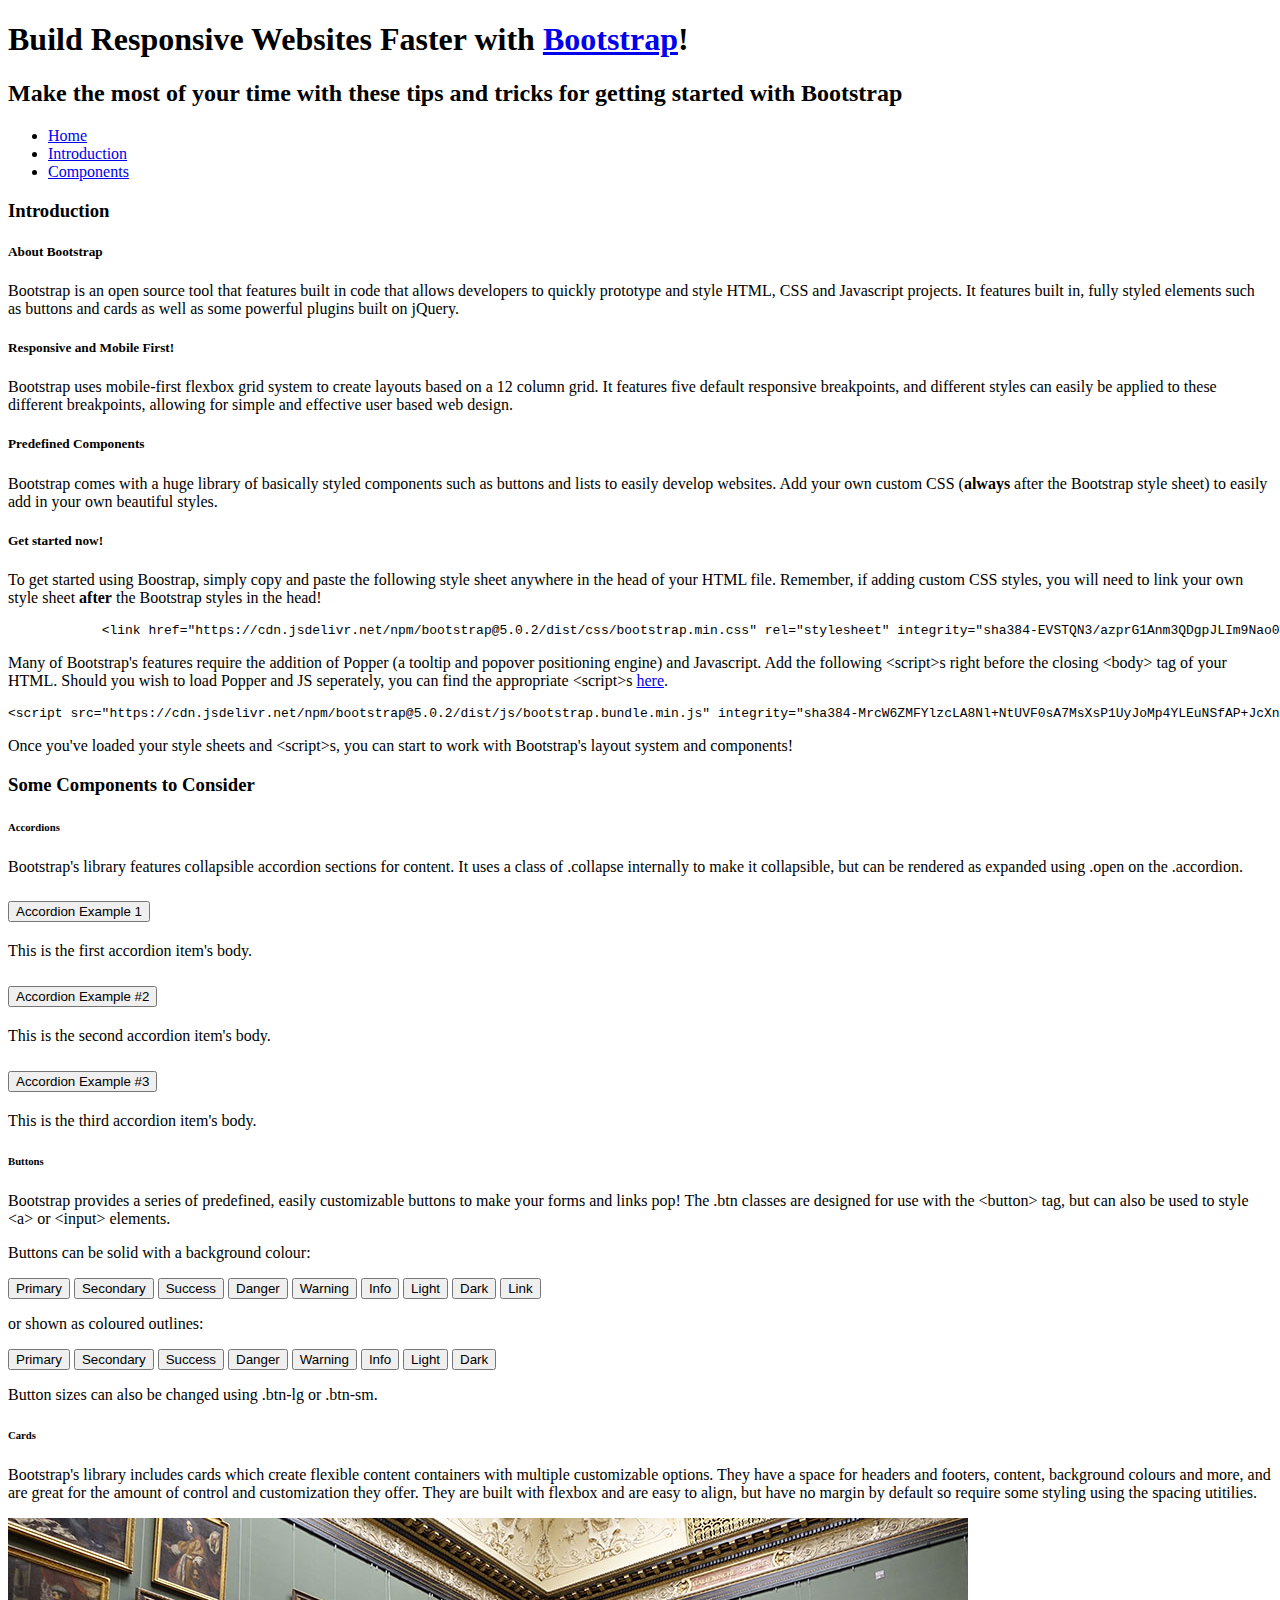
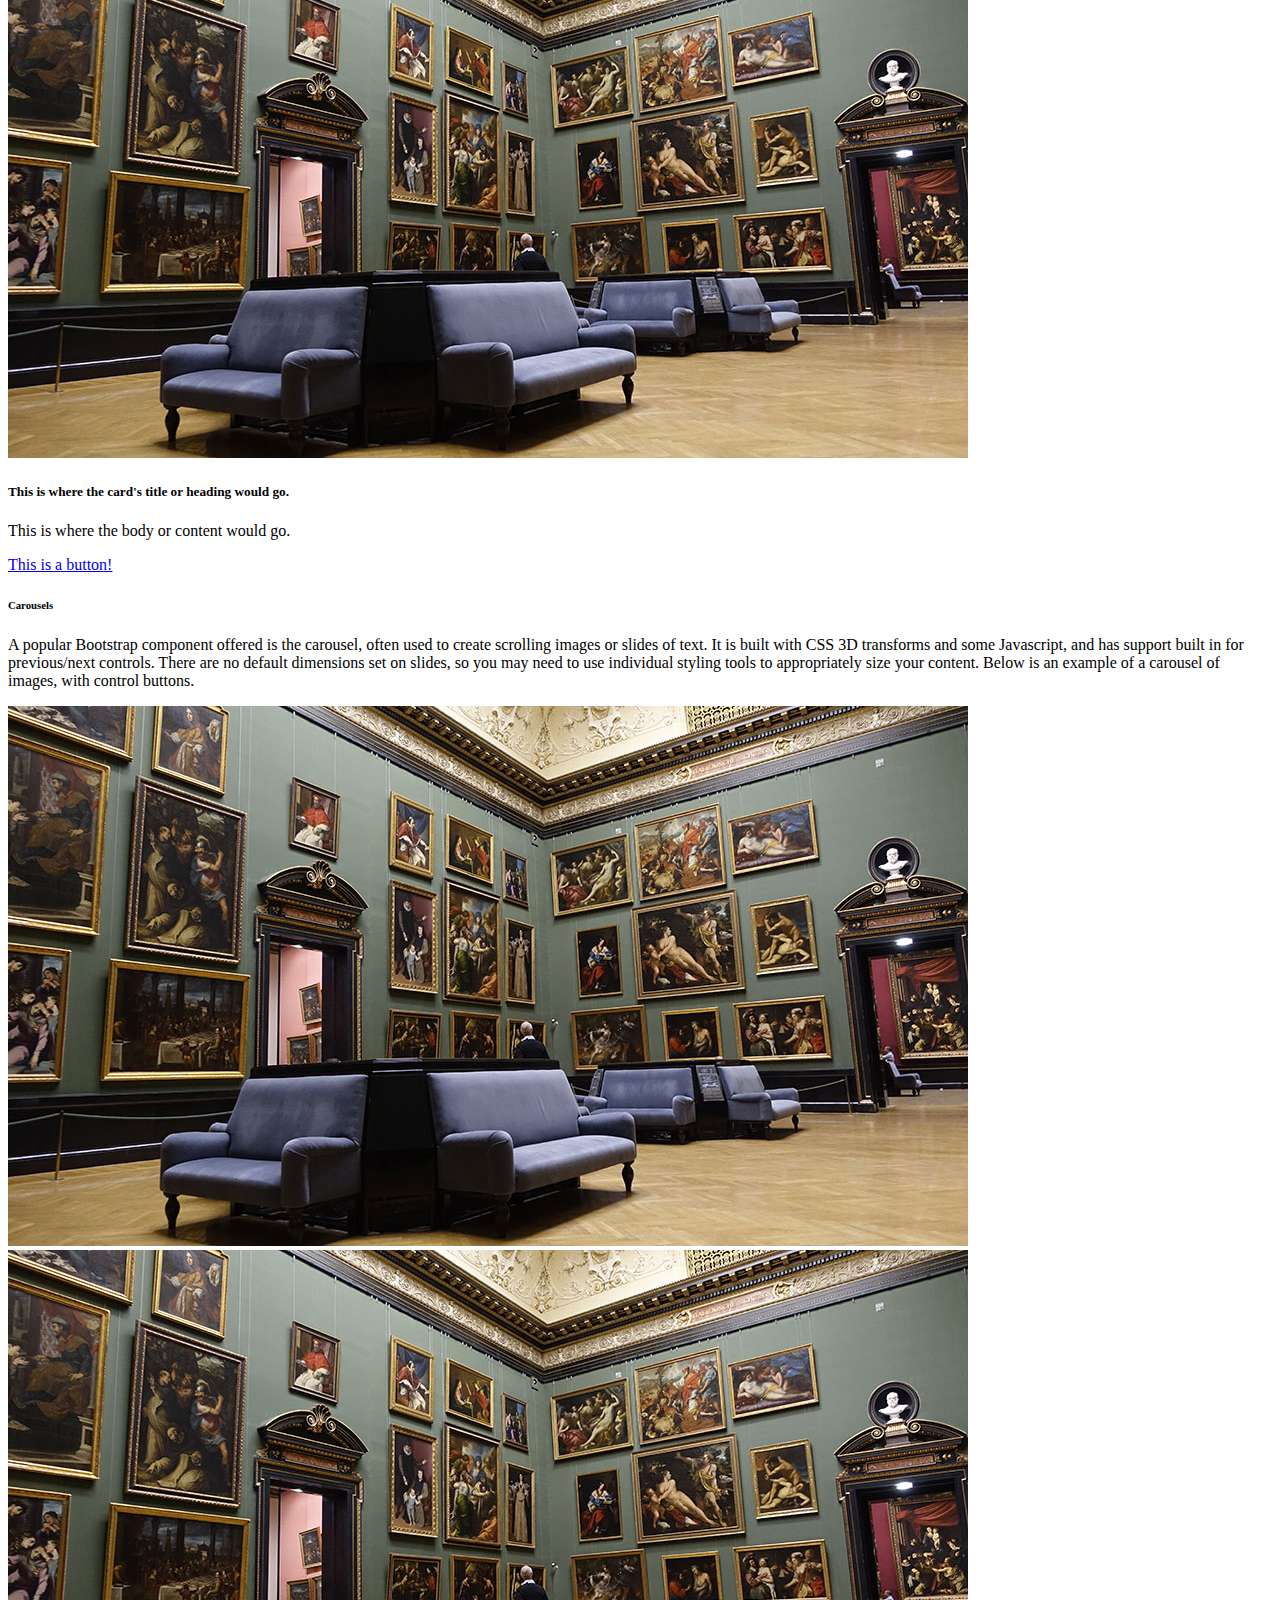
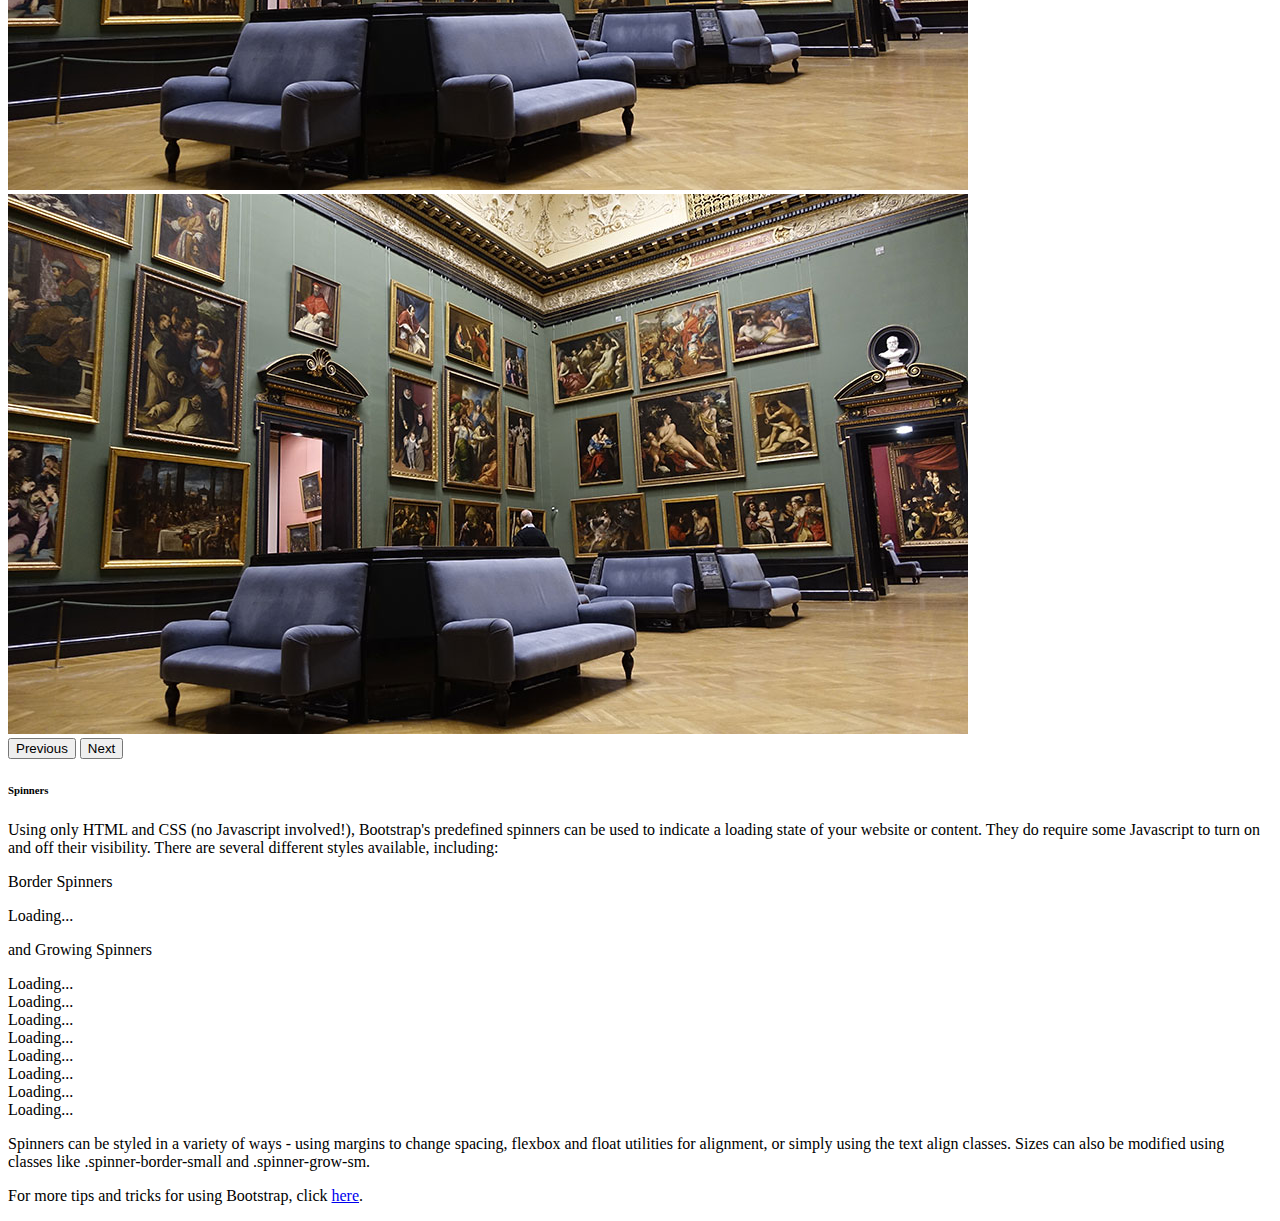
<file: bootstrap-this/index.html>
<!DOCTYPE html>
<html lang="en">
<head>
    <meta charset="UTF-8">
    <meta http-equiv="X-UA-Compatible" content="IE=edge">
    <meta name="viewport" content="width=device-width, initial-scale=1.0">
    <link href="https://cdn.jsdelivr.net/npm/bootstrap@5.0.2/dist/css/bootstrap.min.css" rel="stylesheet" integrity="sha384-EVSTQN3/azprG1Anm3QDgpJLIm9Nao0Yz1ztcQTwFspd3yD65VohhpuuCOmLASjC" crossorigin="anonymous">
    <title>Bootstrap This!</title>
</head>
<body>
  <!--Using .container-fluid to create a header that spans the entire width of the page, and added some basic styles to the site headings-->
  <header class="container-fluid bg-info text-center p-4">
    <h1 class="display-1">Build Responsive Websites Faster with <a href="https://getbootstrap.com/" class="text-decoration-none text-muted">Bootstrap</a>!</h1>
    <h2 class="display-5">Make the most of your time with these tips and tricks for getting started with Bootstrap</h2>
    
  </header>
  <main>
    <div class="container-fluid p-0">
      <nav class="navbar bg-secondary navbar-dark navbar-expand-sm justify-content-center">
        <ul class="navbar-nav nav-pills nav-fill">
          <li class="nav-item"><a  class="nav-link active" href="#">Home</a></li>
          <li class="nav-item"><a class="nav-link" href="#">Introduction</a></li>
          <li class="nav-item"><a class="nav-link" href="#">Components</a></li>
        </ul>
      </nav>
    </div>
    <!--Using .container to create responsive content-->
    <div class="container bg-light mt-5">
      <div class="row p-4">
        <h3 class="border-bottom border-info">Introduction</h3>
        <div class="bg-secondary pt-3"> 
          <h5 class="text-info">About Bootstrap</h5>
          <p>Bootstrap is an open source tool that features built in code that allows developers to quickly prototype and style HTML, CSS and Javascript projects. It features built in, fully styled elements such as buttons and cards as well as some powerful plugins built on jQuery.</p>
      </div>
      </div>
      <div class="row p-4">
        <h5>Responsive and Mobile First!</h5>
          <p>Bootstrap uses mobile-first flexbox grid system to create layouts based on a 12 column grid. It features five default responsive breakpoints, and different styles can easily be applied to these different breakpoints, allowing for simple and effective user based web design.</p>
      </div>
      <div class="row p-4">
        <div class="bg-secondary pt-3">
          <h5 class="text-info">Predefined Components</h5>
          <p>Bootstrap comes with a huge library of basically styled components such as buttons and lists to easily develop websites. Add your own custom CSS (<strong>always</strong> after the Bootstrap style sheet) to easily add in your own beautiful styles.</p>
        </div>
      </div>
      <div  class="row p-4">
        <h5>Get started now!</h5>
        <p>To get started using Boostrap, simply copy and paste the following style sheet anywhere in the head of your HTML file. Remember, if adding custom CSS styles, you will need to link your own style sheet <strong>after</strong> the Bootstrap styles in the head!</p>
        <div class="text-primary bg-white p-3 pb-0 text-center">
          <pre>
            <code class="text-wrap">&lt;link href="https://cdn.jsdelivr.net/npm/bootstrap@5.0.2/dist/css/bootstrap.min.css" rel="stylesheet" integrity="sha384-EVSTQN3/azprG1Anm3QDgpJLIm9Nao0Yz1ztcQTwFspd3yD65VohhpuuCOmLASjC" crossorigin="anonymous"&gt;</code></pre>
          </div>
        <p class="pt-3">Many of Bootstrap's features require the addition of <span class="text-primary">Popper</span> (a tooltip and popover positioning engine) and Javascript. Add the following <span class="text-info">&lt;script&gt;s</span> right before the closing <span class="text-info">&lt;body&gt;</span> tag of your HTML. Should you wish to load Popper and JS seperately, you can find the appropriate <span class="text-info">&lt;script&gt;s</span> <a href="https://getbootstrap.com/docs/5.0/getting-started/introduction" class="text-decoration-none text-muted">here</a>.</p>
        <div class="text-primary bg-white p-3 pb-0 text-center">
          <pre><code class="text-wrap">&lt;script src="https://cdn.jsdelivr.net/npm/bootstrap@5.0.2/dist/js/bootstrap.bundle.min.js" integrity="sha384-MrcW6ZMFYlzcLA8Nl+NtUVF0sA7MsXsP1UyJoMp4YLEuNSfAP+JcXn/tWtIaxVXM" crossorigin="anonymous"&gt;</code></pre>
        </div>
        <p class="pt-3">Once you've loaded your style sheets and <span class="text-info">&lt;script&gt;s</span>, you can start to work with Bootstrap's layout system and components!</p>
      </div>
    </div>
        <!--Using a container with rows and equal columns to create a grid layout exploring six different components -->
        <div class="container px-5">
          <div>
            <h3 class="border-bottom border-info pt-4">Some Components to Consider</h3>
          </div>
          <div class="row row-cols-1 row-cols-sm-1 row-cols-md-3"><!--Row 1-->
            <div class="col bg-light border border-secondary g-2 text-center p-2"> <!-- Accordions-->
              <h6>Accordions</h6>
                <p>Bootstrap's library features collapsible accordion sections for content. It uses a class of <span class="text-info">.collapse</span> internally to make it collapsible, but can be rendered as expanded using <span class="text-info">.open</span> on the <span class="text-info"> .accordion</span>.</p>
                <div class="accordion" id="accordionExample">
                  <div class="accordion-item">
                    <h2 class="accordion-header" id="headingOne">
                      <button class="accordion-button" type="button" data-bs-toggle="collapse" data-bs-target="#collapseOne" aria-expanded="true" aria-controls="collapseOne">
                      Accordion Example 1
                      </button>
                    </h2>
                    <div id="collapseOne" class="accordion-collapse collapse show" aria-labelledby="headingOne"     data-bs-parent="#accordionExample">
                      <div class="accordion-body">
                        This is the first accordion item's body.
                      </div>
                    </div>
                  </div>
                  <div class="accordion-item">
                    <h2 class="accordion-header" id="headingTwo">
                      <button class="accordion-button collapsed" type="button" data-bs-toggle="collapse" data-bs-target="#collapseTwo" aria-expanded="false" aria-controls="collapseTwo">
                      Accordion Example #2
                      </button>
                    </h2>
                    <div id="collapseTwo" class="accordion-collapse collapse" aria-labelledby="headingTwo" data-bs-parent="#accordionExample">
                      <div class="accordion-body">
                      This is the second accordion item's body.
                      </div>
                    </div>
                  </div>
                  <div class="accordion-item">
                    <h2 class="accordion-header" id="headingThree">
                      <button class="accordion-button collapsed" type="button" data-bs-toggle="collapse" data-bs-target="#collapseThree" aria-expanded="false" aria-controls="collapseThree">
                      Accordion Example #3
                      </button>
                    </h2>
                    <div id="collapseThree" class="accordion-collapse collapse" aria-labelledby="headingThree" data-bs-parent="#accordionExample">
                      <div class="accordion-body">
                      This is the third accordion item's body.
                      </div>
                    </div>
                  </div>
                </div>
            </div>
            <div class="col bg-light border border-secondary g-2 text-center p-2"><!--Button section-->
              <h6>Buttons</h6>
              <p>Bootstrap provides a series of predefined, easily customizable buttons to make your forms and links pop! The <span class="text-info">.btn</span> classes are designed for use with the <span class="text-info">&lt;button&gt;</span> tag, but can also be used to style <span class="text-info">&lt;a&gt;</span> or <span class="text-info">&lt;input&gt;</span> elements.</p>
              <p>Buttons can be solid with a background colour:</p>
              <button type="button" class="btn btn-primary">Primary</button>
              <button type="button" class="btn btn-secondary">Secondary</button>
              <button type="button" class="btn btn-success">Success</button>
              <button type="button" class="btn btn-danger">Danger</button>
              <button type="button" class="btn btn-warning">Warning</button>
              <button type="button" class="btn btn-info">Info</button>
              <button type="button" class="btn btn-light">Light</button>
              <button type="button" class="btn btn-dark">Dark</button>
              <button type="button" class="btn btn-link">Link</button>
              <p>or shown as coloured outlines:</p>
              <button type="button" class="btn btn-outline-primary">Primary</button>
              <button type="button" class="btn btn-outline-secondary">Secondary</button>
              <button type="button" class="btn btn-outline-success">Success</button>
              <button type="button" class="btn btn-outline-danger">Danger</button>
              <button type="button" class="btn btn-outline-warning">Warning</button>
              <button type="button" class="btn btn-outline-info">Info</button>
              <button type="button" class="btn btn-outline-light">Light</button>
              <button type="button" class="btn btn-outline-dark">Dark</button>
              <p>Button sizes can also be changed using <span class="text-info">.btn-lg</span> or <span class="text-info">.btn-sm</span>.</p>
            </div>
            <div class="col bg-light border border-secondary g-2 p-2 text-center"><!-- Cards-->
              <h6>Cards</h6>
              <p>Bootstrap's library includes cards which create flexible content containers with multiple customizable options. They have a space for headers and footers, content, background colours and more, and are great for the amount of control and customization they offer. They are built with flexbox and are easy to align, but have no margin by default so require some styling using the spacing utitilies.</p>
              <div class="card" style="width: 100%;">
                <img src="../bootstrap-this/images/museum-960.jpg" class="card-img-top" alt="a museum">
                <div class="card-body">
                  <h5 class="card-title">This is where the card's title or heading would go.</h5>
                  <p class="card-text">This is where the body or content would go.</p>
                  <a href="#" class="btn btn-info">This is a button!</a>
                </div>
              </div>
            </div>
          </div>
          <div class="row row-cols-1 row-cols-sm-1 row-cols-md-2"><!--Row2-->
            <div class="col bg-light border border-secondary g-2 text-center p-2"><!--Carousels-->
              <h6>Carousels</h6>
              <p>A popular Bootstrap component offered is the carousel, often used to create scrolling images or slides of text. It is built with CSS 3D transforms and some Javascript, and has support built in for previous/next controls. There are no default dimensions set on slides, so you may need to use individual styling tools to appropriately size your content. Below is an example of a carousel of images, with control buttons.</p>
              <div id="carouselExampleControls" class="carousel slide" data-bs-ride="carousel">
                <div class="carousel-inner">
                  <div class="carousel-item active">
                    <img src="../bootstrap-this/images/museum-960.jpg" class="d-block w-100" alt="a museum">
                  </div>
                  <div class="carousel-item">
                    <img src="../bootstrap-this/images/museum-960.jpg" class="d-block w-100" alt="a museum">
                  </div>
                  <div class="carousel-item">
                    <img src="../bootstrap-this/images/museum-960.jpg" class="d-block w-100" alt="a museum">
                  </div>
                </div>
                <button class="carousel-control-prev" type="button" data-bs-target="#carouselExampleControls" data-bs-slide="prev">
                <span class="carousel-control-prev-icon" aria-hidden="true"></span>
                <span class="visually-hidden">Previous</span>
                </button>
                <button class="carousel-control-next" type="button" data-bs-target="#carouselExampleControls" data-bs-slide="next">
                <span class="carousel-control-next-icon" aria-hidden="true"></span>
                <span class="visually-hidden">Next</span>
                </button>
              </div>
            </div>
            <div class="col bg-light border border-secondary g-2 text-center p-2"><!--Spinners-->
              <h6>Spinners</h6>
              <p>Using only HTML and CSS (no Javascript involved!), Bootstrap's predefined spinners can be used to indicate a loading state of your website or content. They do require some Javascript to turn on and off their visibility. There are several different styles available, including:</p>
              <p>Border Spinners</p>
              <div class="spinner-border" role="status">
                <span class="visually-hidden">Loading...</span>
              </div>
              <p>and Growing Spinners</p>
              <div class="spinner-grow text-primary" role="status">
                <span class="visually-hidden">Loading...</span>
              </div>
              <div class="spinner-grow text-secondary" role="status">
                <span class="visually-hidden">Loading...</span>
              </div>
              <div class="spinner-grow text-success" role="status">
                <span class="visually-hidden">Loading...</span>
              </div>
              <div class="spinner-grow text-danger" role="status">
                <span class="visually-hidden">Loading...</span>
              </div>
              <div class="spinner-grow text-warning" role="status">
                <span class="visually-hidden">Loading...</span>
              </div>
              <div class="spinner-grow text-info" role="status">
                <span class="visually-hidden">Loading...</span>
              </div>
              <div class="spinner-grow text-light" role="status">
                <span class="visually-hidden">Loading...</span>
              </div>
              <div class="spinner-grow text-dark" role="status">
                <span class="visually-hidden">Loading...</span>
              </div>
              <p>Spinners can be styled in a variety of ways - using margins to change spacing, flexbox and float utilities for alignment, or simply using the text align classes. Sizes can also be modified using classes like <span class="text-info">.spinner-border-small</span> and <span class="text-info">.spinner-grow-sm</span>.</p> 
            </div>
            
        </div>
        </div>

                    
    </main>
    <footer class="container-fluid bg-info mt-5 p-4">
      <p class="display-4 text-center">For more tips and tricks for using Bootstrap, click <a href="https://getbootstrap.com/" class="text-decoration-none text-muted">here</a>.</p>
    </footer>
   
    
    <script src="https://cdn.jsdelivr.net/npm/bootstrap@5.0.2/dist/js/bootstrap.bundle.min.js" integrity="sha384-MrcW6ZMFYlzcLA8Nl+NtUVF0sA7MsXsP1UyJoMp4YLEuNSfAP+JcXn/tWtIaxVXM" crossorigin="anonymous"></script>
</body>
</html>
</file>
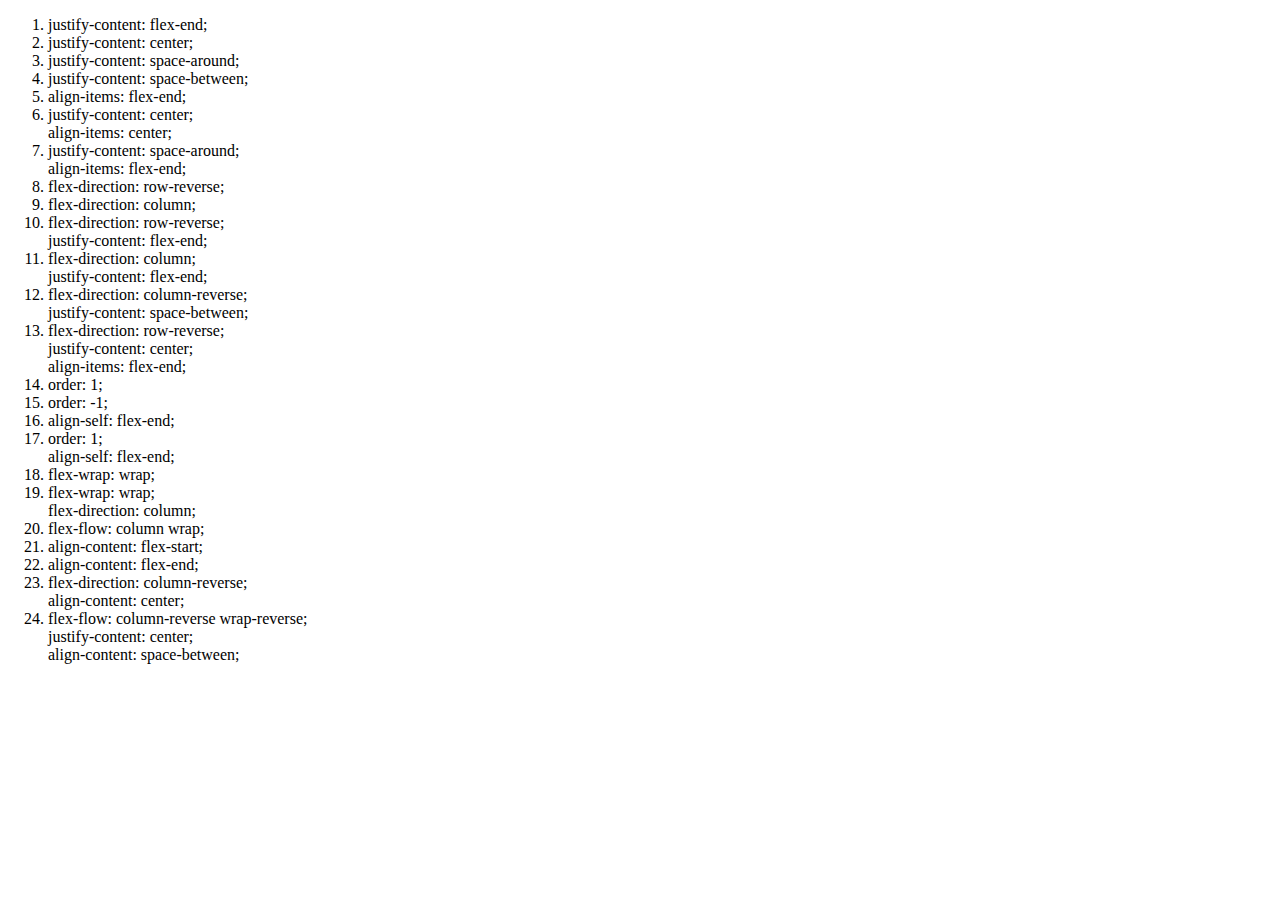
<file: flexbox-froggies/index.html>
<!DOCTYPE html>
<html lang="en">
<head>
    <meta charset="UTF-8">
    <meta http-equiv="X-UA-Compatible" content="IE=edge">
    <meta name="viewport" content="width=device-width, initial-scale=1.0">
    <title>Flexbox Froggies</title>
</head>
<body>
    <ol>
        <li>
            justify-content: flex-end;
        </li>
        <li>
            justify-content: center;
        </li>
        <li>
            justify-content: space-around;
        </li>
        <li>
            justify-content: space-between;
        </li>
        <li>
            align-items: flex-end;
        </li>
        <li>
            justify-content: center;<br>
            align-items: center;        
        </li>
        <li>
            justify-content: space-around;<br>
            align-items: flex-end;
        </li>
        <li>
            flex-direction: row-reverse;
        </li>
        <li>
            flex-direction: column;
        </li>
        <li>
            flex-direction: row-reverse;<br>
            justify-content: flex-end;
        </li>
        <li>
            flex-direction: column;<br>
            justify-content: flex-end;
        </li>
        <li>
            flex-direction: column-reverse;<br>
            justify-content: space-between;
        </li>
        <li>
            flex-direction: row-reverse;<br>
            justify-content: center;<br>
            align-items: flex-end;
        </li>
        <li>
            order: 1;
        </li>
        <li>
            order: -1;
        </li>
        <li>
            align-self: flex-end;
        </li>
        <li>
            order: 1;<br>
            align-self: flex-end;
        </li>
        <li>
            flex-wrap: wrap;
        </li>
        <li>
            flex-wrap: wrap;<br>
            flex-direction: column;
        </li>
        <li>
            flex-flow: column wrap;
        </li>
        <li>
            align-content: flex-start;
        </li>
        <li>
            align-content: flex-end;
        </li>
        <li>
            flex-direction: column-reverse;<br>
            align-content: center;
        </li>
        <li>
            flex-flow: column-reverse wrap-reverse;<br>
            justify-content: center;<br>
            align-content: space-between;
        </li>
    </ol>
</body>
</html>
</file>
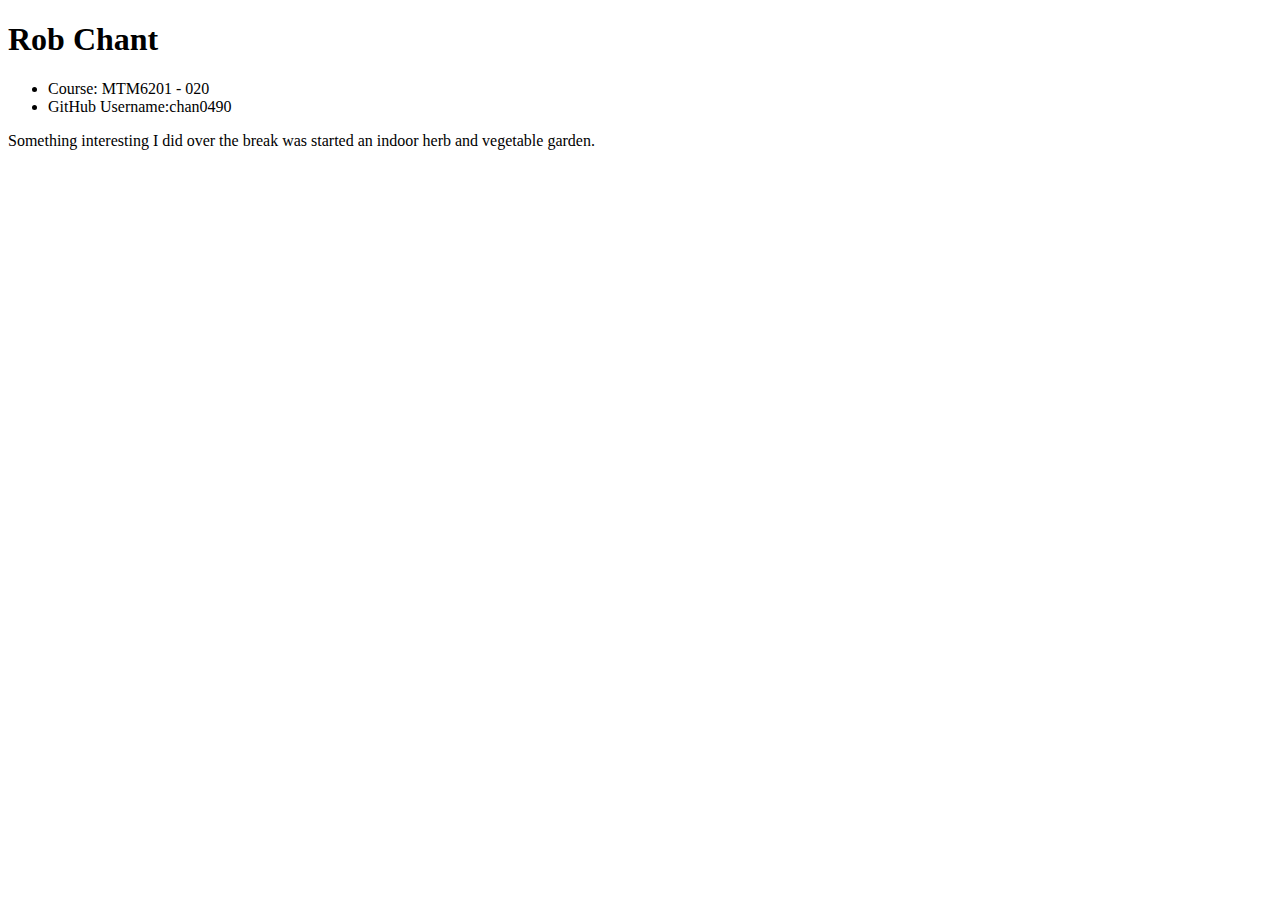
<file: github-pages/index.html>
<!DOCTYPE html>
<html lang="en">
<head>
    <meta charset="UTF-8">
    <meta http-equiv="X-UA-Compatible" content="IE=edge">
    <meta name="viewport" content="width=device-width, initial-scale=1.0">
    <title>Github Pages</title>
</head>
<body>
    <h1>Rob Chant</h1>
    <ul>
        <li>Course: MTM6201 - 020</li>
        <li>GitHub Username:chan0490</li>
    </ul>
    <p>Something interesting I did over the break was started an indoor herb and vegetable garden.</p>
</body>
</html>
</file>
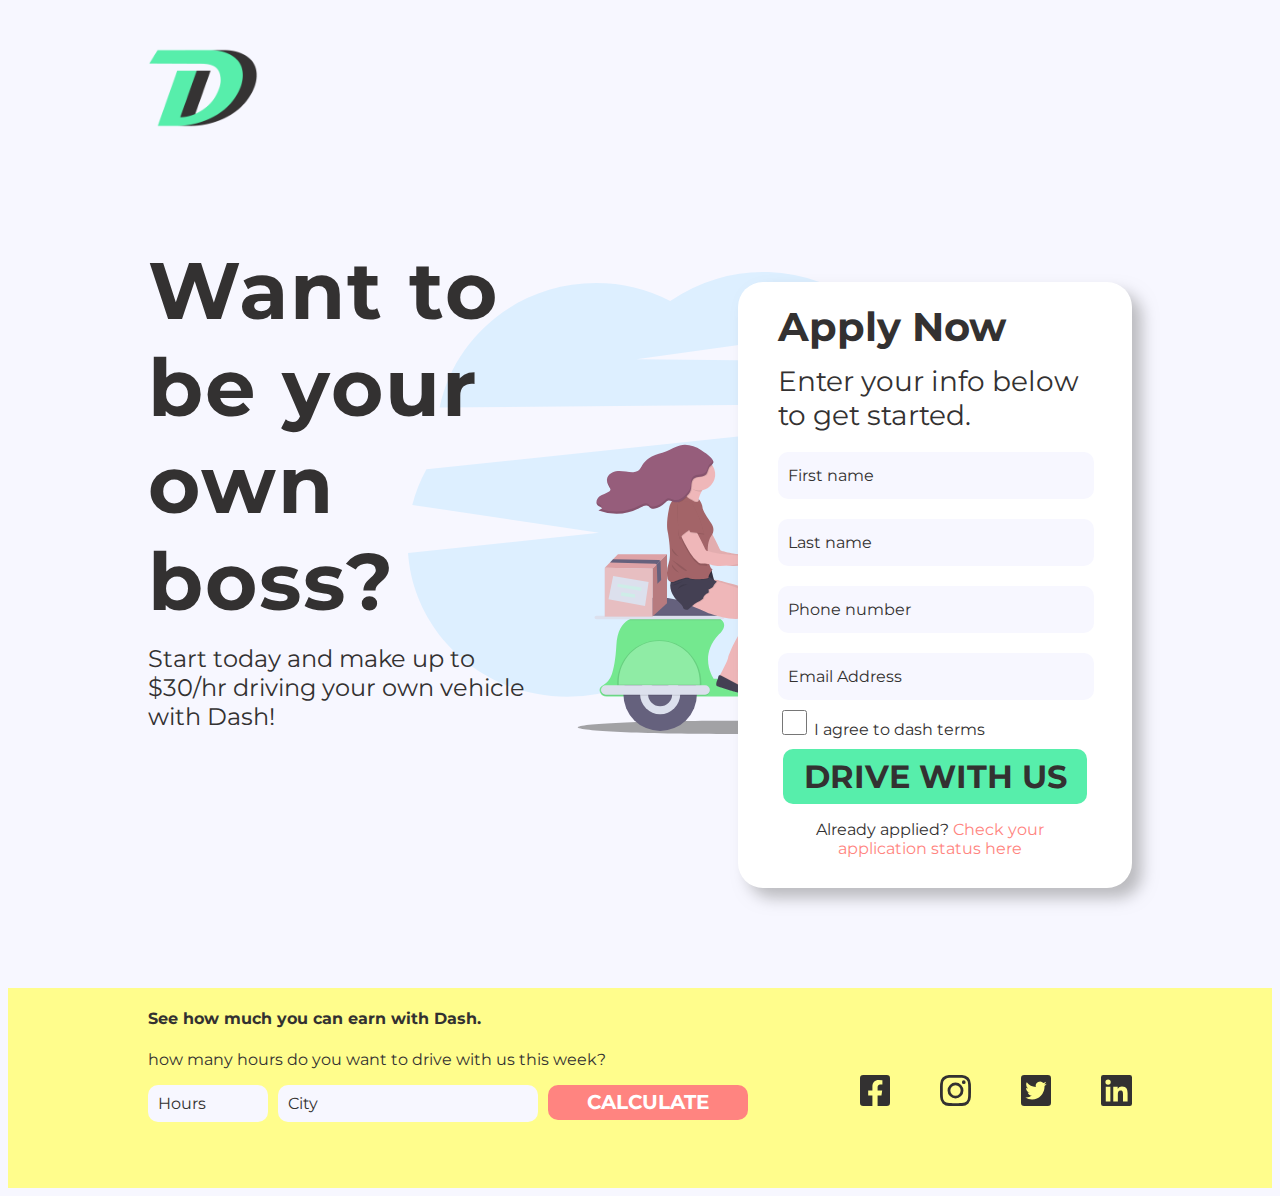
<file: landing-page/index.html>
<!DOCTYPE html>
<html lang="en">
<head>
    <meta charset="UTF-8">
    <meta http-equiv="X-UA-Compatible" content="IE=edge">
    <meta name="viewport" content="width=device-width, initial-scale=1.0">
    <title>Dash - Landing Page Assignment</title>
    <link rel="stylesheet" href="styles.css">
    <link rel="shortcut icon" type="image/ico" href="../landing-page/images/favicon.ico"/>
</head>
<body>
    <header>
        <img src="../landing-page/images/logo.png" alt="The Dash Logo">
    </header>
    <main>
        <!--Added divs for main text area and application form to easily apply grid display when styling for desktop--> 
        <div class="maingrid">
            <div class="maintext">
                <h1>Want to be your own boss?</h1>
                <p> Start today and make up to $30/hr driving your own vehicle with Dash!</p>
            </div>
            <div class="apply">
                <h2>Apply Now</h2>
                <!--Added seperate div within Apply section to easily style the contact form-->
                <div class=contactform>
                    <form>
                        <div class="fnamelabel">
                            <label for="fname">Enter your info below to get started.</label>
                        </div>
                        <input type="text" id="fname" name="fname" value="First name">
                        <input type="text" id="lname" name="lname" value="Last name">
                        <input type="text" id="phone" name="phone" value="Phone number">
                        <input type="text" id="email" name="email" value="Email Address">
                        <input type="checkbox" id="agreement" name="agreement" value="agree">
                        <label for="agreement">I agree to dash terms</label>
                        <button type="button">DRIVE WITH US</button>
                    </form>
                </div>
                <p>Already applied? <a href="#">Check your application status here</a></p>
            </div>
        </div>
    </main>
    <footer>
        <!-- Added seperate divs to easily style footer layouts for different screen sizes-->
        <div class="calculation">
            <h4>See how much you can earn with Dash.</h4>
            <p>how many hours do you want to drive with us this week?</p>
            <div class="footerinput">
                <input type="text" id="hours" name="hours" value="Hours">
                <input type="text" id="city" name="city" value="City">
                <div class="footerbutton">
                    <button type="button">CALCULATE</button>
                </div>
            </div>
        </div>
        <div class="socials">
            <img src="../landing-page/images/facebook.svg" alt="facebook logo">
            <img src="../landing-page/images/instagram.svg" alt="instagram logo">
            <img src="images/twitter.svg" alt="twitter logo">
            <img src="images/linkedin.svg" alt="linked-in logo">
        </div>
    </footer>
</body>
</html>
</file>
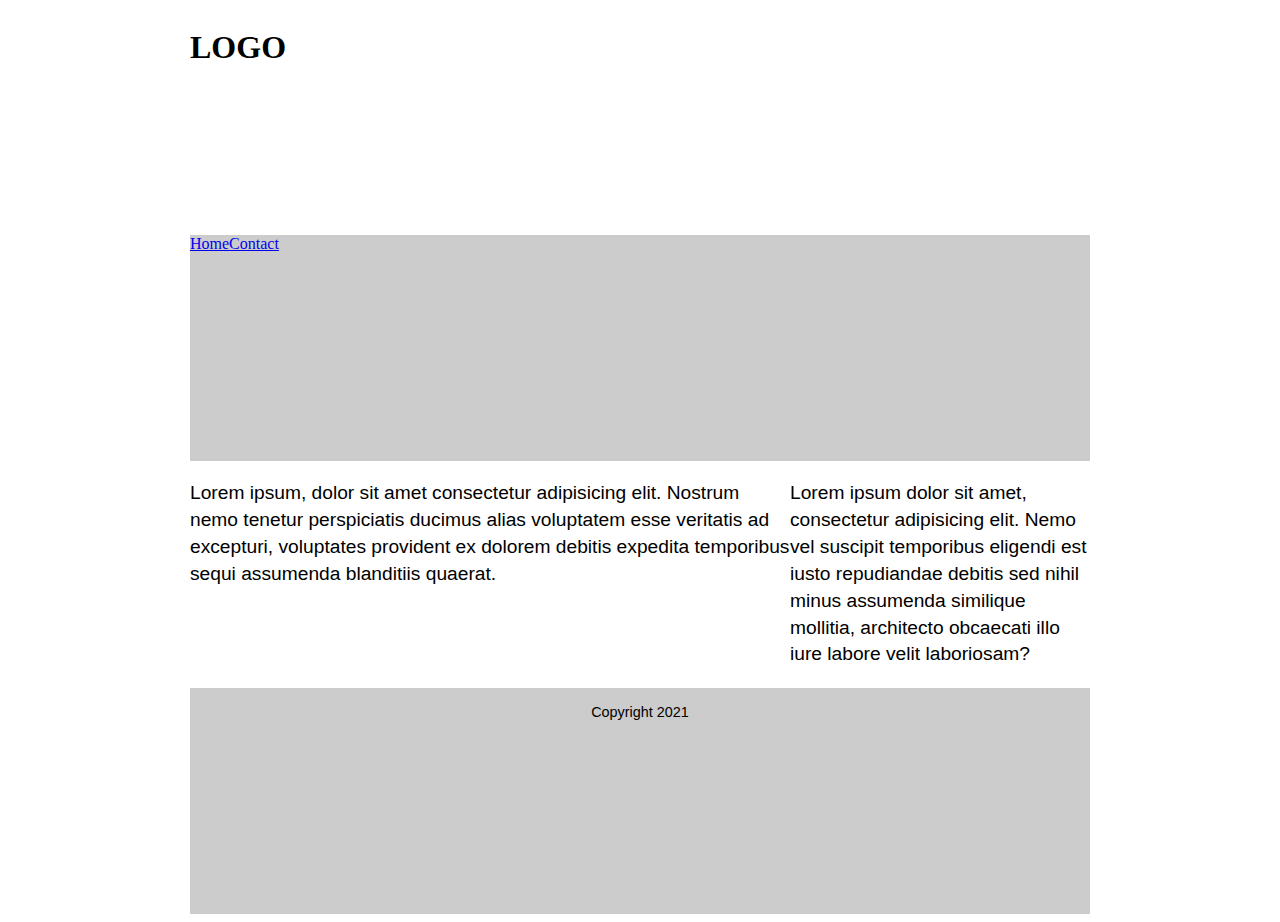
<file: media-grid/index.html>
<!DOCTYPE html>
<html lang="en">
<head>
    <meta charset="UTF-8">
    <meta http-equiv="X-UA-Compatible" content="IE=edge">
    <meta name="viewport" content="width=device-width, initial-scale=1.0">
    <title>CSS Grid With Media Queries</title>
    <link rel="stylesheet" href="css/styles.css">
</head>
<body>
    <div class="grid">
        <div class="logo">
            <h1>LOGO</h1>
        </div>
        <nav>
            <a href="#">Home</a>
            <a href="#">Contact</a>
        </nav>
        <main>
            <p>Lorem ipsum, dolor sit amet consectetur adipisicing elit. Nostrum nemo tenetur perspiciatis ducimus alias voluptatem esse veritatis ad excepturi, voluptates provident ex dolorem debitis expedita temporibus sequi assumenda blanditiis quaerat.</p>
        </main>
        <section class="sidebar">
            <p>Lorem ipsum dolor sit amet, consectetur adipisicing elit. Nemo vel suscipit temporibus eligendi est iusto repudiandae debitis sed nihil minus assumenda similique mollitia, architecto obcaecati illo iure labore velit laboriosam?</p>
        </section>
        <footer>
            <p>Copyright 2021</p>
        </footer>
    </div>
</body>
</html>
</file>
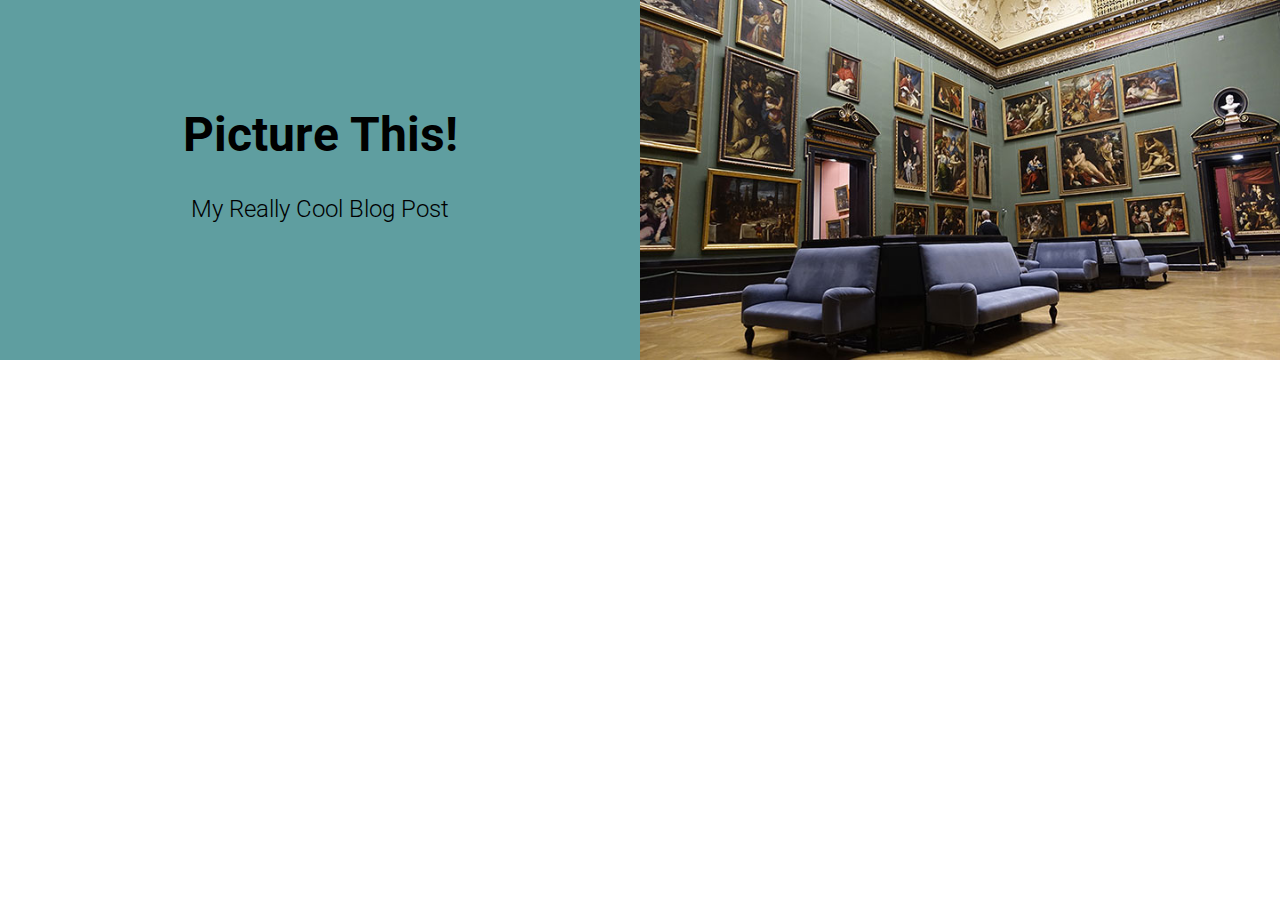
<file: picture-this/index.html>
<!DOCTYPE html>
<html lang="en">

<head>
  <meta charset="UTF-8">
  <meta name="viewport" content="width=device-width, initial-scale=1.0">
  <meta http-equiv="X-UA-Compatible" content="ie=edge">
  <title>Picture This!</title>
  <link rel="stylesheet" href="style.css">
</head>

<body>
  <header class="header">
    <div class="title">
      <h1>Picture This!</h1>
      <h4>My Really Cool Blog Post</h4>
    </div>
    <img 
      srcset="images/museum-320.jpg 320w,
              images/museum-480.jpg 480w,
              images/museum-720.jpg 720w,
              images/museum-960.jpg 960w"
      sizes="(min-width: 960px) 50vw, 100vw"
      src="images/museum-960.jpg" 
      alt="Paintings in a museum">

  </header>
</body>

</html>
</file>
<file: landing-page/styles.css>
/* Imports Montserrat regular and bold Font from Google Fonts */
@import url('https://fonts.googleapis.com/css2?family=Montserrat:wght@100&display=swap');
@import url('https://fonts.googleapis.com/css2?family=Montserrat:wght@700&display=swap');
/*Sets font-family and background colour for entire body of page*/
body {
    font-family: 'Montserrat', sans-serif;
    background-color: #f7f7ff;
    color: #333131;
}
header, main {
    padding: 35px;
}
header img {
    width: 150px;
}

h1 {
    font-size: 4rem;
    font-weight: 700;
    letter-spacing: 2px;
    margin-top: -40px;

}
.maintext p {
    font-size: 1.5rem;
    margin-top: -40px;
}
main {
    background-image: url("../landing-page/images/scooter.svg");
    background-repeat: no-repeat;
    background-attachment: initial;
    background-position:  0px 400px;
}
.apply {
    background-color: #ffffff;
    border-radius: 25px;
    box-shadow: 10px 10px 15px rgba(128, 128, 128, 0.5);
    margin-top: 300px;
    padding: 30px;
    color: #333131;
}
h2 {
    font-size: 2.5rem;
    margin-top: -20px;
}
.apply input[type=text] {
    font-family: 'Montserrat', sans-serif;
    font-size: 1rem;
    color: #333131;
    margin-top: 10px;
    width: 100%;
    height: 35px;
    background-color: #f7f7ff;
    border: none;
    border-radius: 10px;
    padding-left: 10px;
}
input[type=checkbox] {
    width: 25px;
    height: 25px;
    margin-top: 10px;
}
.apply button {
    width: 100%;
    height: 50px;
    border-radius: 10px;
    border: none;
    background-color: #57eeab;
    font-family: 'Montserrat', sans-serif;
    font-size: 1.25rem;
    font-weight: 700;
    margin-top: 10px;
    color: #333131;
    margin-left: 5px;
}
a:link {
    color: #ff8480;
    text-decoration: none;
}
a:visited {
    color: #ff8480;
    text-decoration: none;
}
.apply p {
    margin-bottom: -10px;
}
.contactform {
    margin-top: -20px;
}
footer {
    background-color: #fffd8c;
    padding: 5px 25px;
    color: #333131; 
    min-height: 200px;
}
h4 {
    padding: 0 100px 0 0;
}
.footerinput {
    display: grid;
    grid-template-columns: 70px 220px;
    grid-gap: 10px;
}
#hours {
    background-color: #f7f7ff;
    border: none;
    border-radius: 10px;
    height: 35px;
    font-family: 'Montserrat', sans-serif;
    color: #333131;
    font-size: 1rem;
    text-align: center;
    padding-left: 10px;
}
#city {
    background-color: #f7f7ff;
    border: none;
    border-radius: 10px;
    height: 35px;
    font-family: 'Montserrat', sans-serif;
    color: #333131;
    font-size: 1rem;
    padding-left: 10px;
}
.footerbutton {
    grid-column: 1 / 3;
}
.calculation button {
    width: 100%;
    height: 35px;
    border-radius: 10px;
    border: none;
    background-color: #ff8480;
    font-family: 'Montserrat', sans-serif;
    font-size: 1.25rem;
    font-weight: 700;
    margin-bottom: 35px;
    color: #ffffff;
}
/*Using flex for social media icons to easily reconfigure navigation between viewport sizes*/
.socials {
    display: flex;
    justify-content: space-around;
    margin-bottom: 35px;
}
/*Styles for tablet*/
@media screen and (min-width: 768px) {
    header, main {
        padding: 0px 80px 80px;
    }
    header img {
        width: 110px;
    }
    h1 {
        font-size: 5rem;
    }
    main {
        background-size: 50%;
        background-position: 175px 350px;
    }
    .fnamelabel {
        font-size: 1.75rem;
    }
    .apply input[type=text] {
        height: 45px;
        margin-top: 20px;
    }
    .apply button {
        height: 55px;
        font-size: 2rem;
    }
    .apply p {
        text-align: center;
    }
    footer {
        padding: 5px 80px;
    }
    .footerinput {
        grid-template-columns: 120px 260px 200px;
    }
    #hours {
        grid-column: 1 / 2;
        text-align: left;
    }
    #city {
        grid-column: 2 / 3;
    }
    .footerbutton {
        grid-column: 3 / 4;
    }
    .socials {
        justify-content: center;
        gap: 50px;
    }
}
/*Desktop Styles*/
@media screen and (min-width: 1100px) {
    header {
        padding: 25px 140px;
    }
    main {
        padding: 110px 140px 0px 140px;
        background-position: 400px 100px;
        margin-bottom: -200px;
        background-size: 50%;
    }
    /*Applied grid to main area, to easily layout different sections*/
    .maingrid {
        display: grid;
        grid-template-columns: 2fr 1fr 2fr;
    }
    /*used relative position to fix skewed layout, and move apply section up on page*/
    .apply {
        position: relative;
        bottom: 300px;
        grid-column: 3/4;
        padding: 40px 50px 40px 40px;
    }
    /*using min-width to stop text overflowing button when resizing screen*/
    .apply button {
        min-width: 275px;
    }
    footer {
        display: flex;
        justify-content: space-between;
        padding: 0px 140px;
    }
    /*used relative position to fix layout of socials to be more precise per mockup*/
    .socials {
        align-items: center;
        position: relative;
        top: 20px;
    }
}
</file>
<file: media-grid/css/styles.css>
.grid {
    width: 90%;
    margin: 0 auto;
}
nav {
    background-color: #ccc;
    display: flex;
    flex-direction: column;
}
p {
    font-family: Arial, Helvetica, sans-serif;
    line-height: 1.4;
    font-size: 1.2rem;
}
footer {
    background-color: #ccc;
}
footer p {
    font-size: 0.9rem;
    text-align: center;
}
/*Tablet Breakpoint*/
@media (min-width: 700px) {
   .grid {
       width: 700px;
       display: grid;
       grid-template-columns: repeat(3, 1fr);
       grid-template-rows: repeat(3, 1fr);
       grid-template-areas:
       "logo nav nav"
       "main main side"
       "footer footer footer"
    }
    .logo {
        grid-area: logo;
    }
    nav {
        grid-area: nav;
    }
    main {
        grid-area: main;
    }
    .sidebar {
        grid-area: side;
    }
    footer {
        grid-area: footer;
    }
    nav {
        flex-direction: row;
    }
}
/*Desktop styles*/
@media (min-width: 900px) {
    .grid {
        width: 900px;
        grid-template-rows: repeat(4, 1fr);
        grid-template-areas: 
        "logo logo logo"
        "nav nav nav"
        "main main side"
        "footer footer footer"
    }
}
</file>
<file: picture-this/style.css>
@import url('https://fonts.googleapis.com/css?family=Roboto:300,700&display=swap');

html,
body {
  margin: 0;
  border: 0;
  font-family: 'Roboto', sans-serif;
}

.header {
  display: grid;
  grid-template-columns: 1fr;
  align-items: center;
  background-color: cadetblue;
}

.title {
  padding: 50px 25px;
  text-align: center;
}

h1 {
  font-size: 3rem;
  margin: 0;
}

h4 {
  font-size: 1.5rem;
  font-weight: 300;
}

img {
  display: block;
  max-width: 100%;
  height: auto;
}

@media (min-width: 960px) {
  .header {
    grid-template-columns: repeat(2, 1fr);
  }
}
</file>
